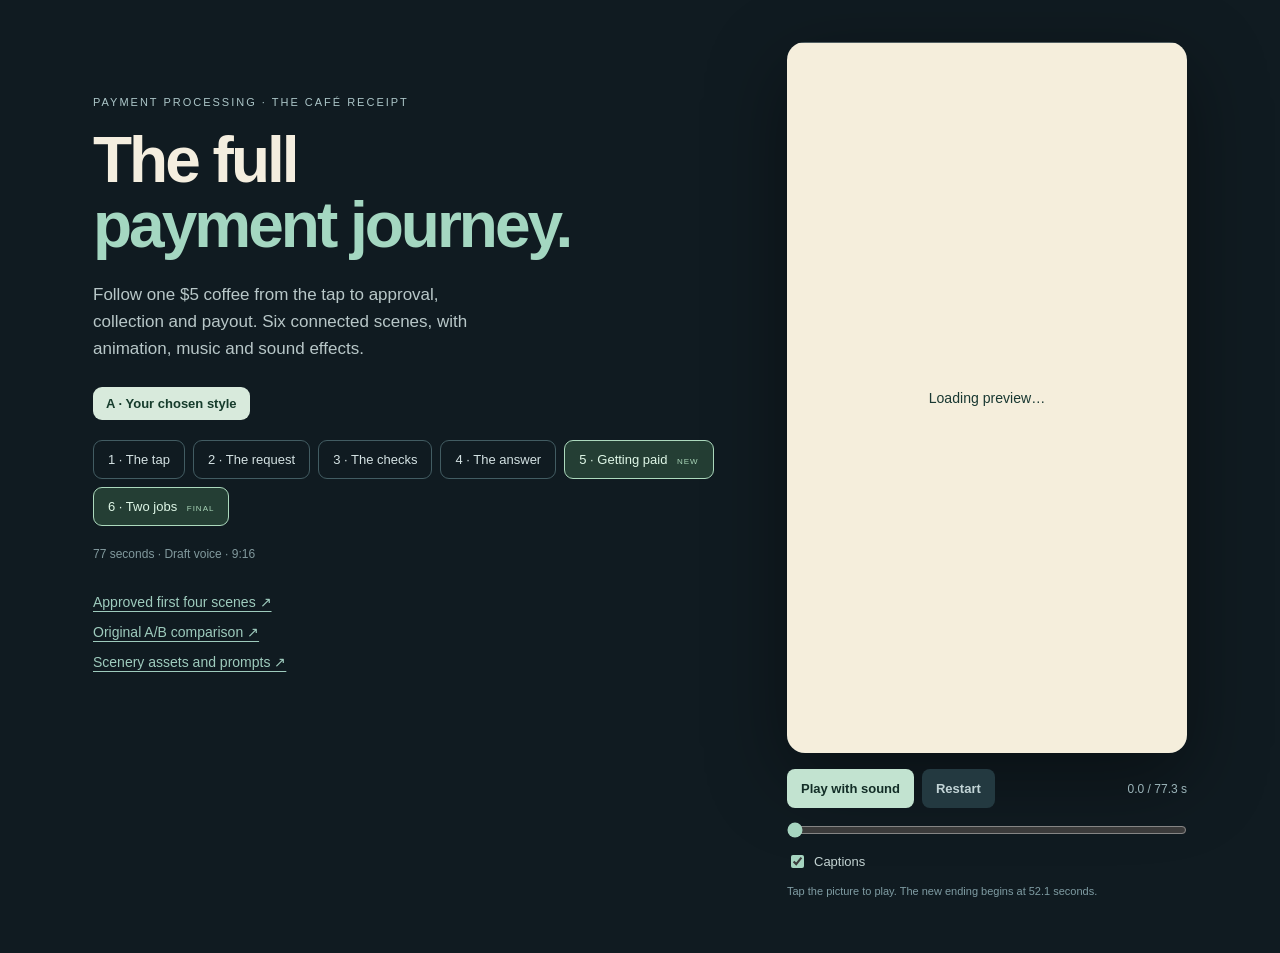
<file: index.html>
<!doctype html><html lang="en"><head><meta charset="UTF-8"/><meta name="viewport" content="width=device-width,initial-scale=1,viewport-fit=cover"/><meta name="robots" content="noindex,nofollow"/><meta name="theme-color" content="#101b21"/><title>The café receipt · The complete payment journey</title>  <script type="module" crossorigin src="./assets/index-D6cJff08.js"></script>
  <link rel="stylesheet" crossorigin href="./assets/index-D6qWs9dN.css">
</head><body><div id="root"></div></body></html>
</file>
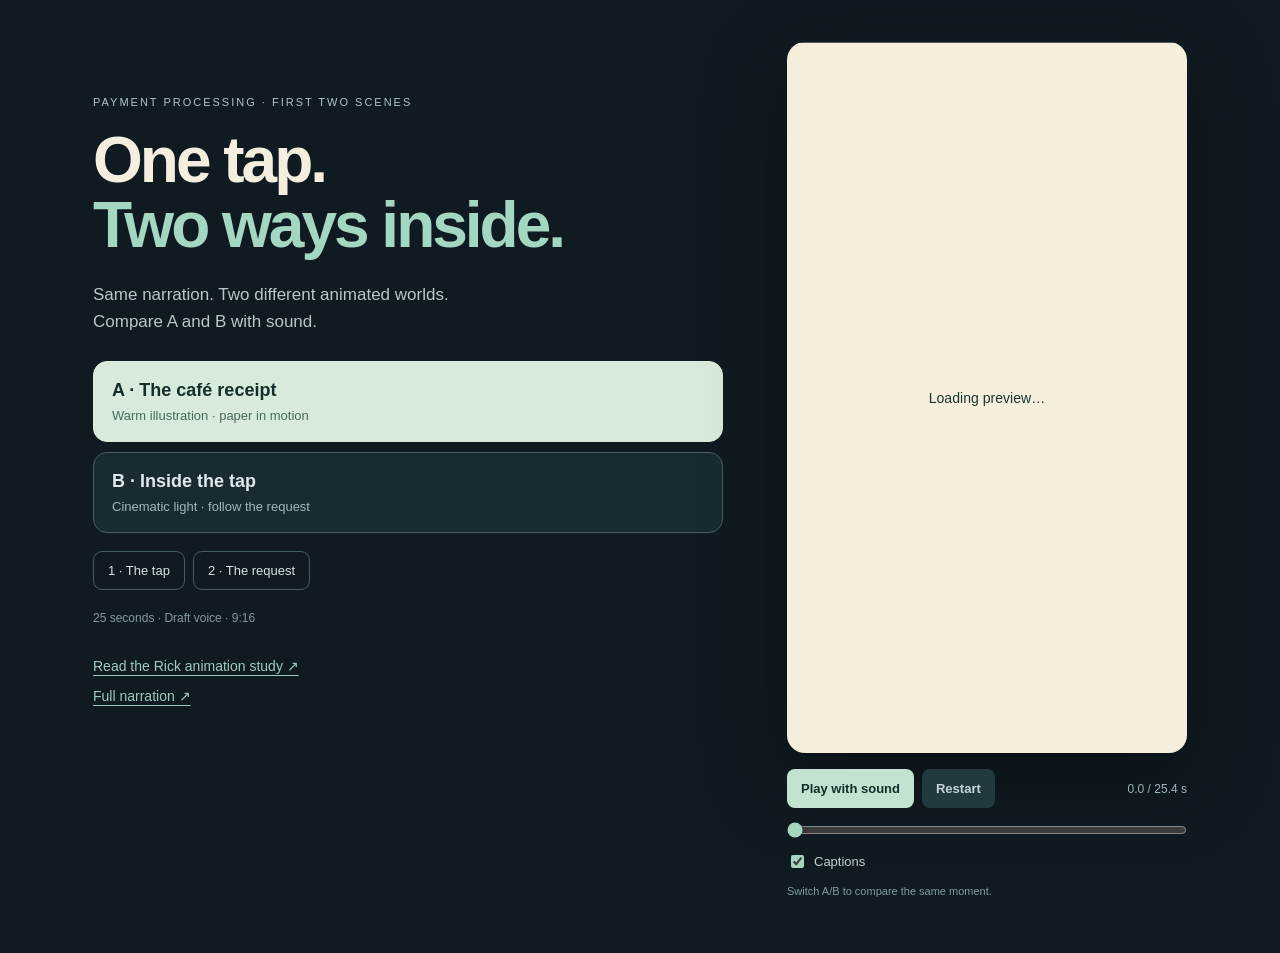
<file: comparison.html>
<!doctype html><html lang="en"><head><meta charset="UTF-8"/><meta name="viewport" content="width=device-width,initial-scale=1,viewport-fit=cover"/><meta name="robots" content="noindex,nofollow"/><meta name="theme-color" content="#101b21"/><title>One tap · A/B animation preview</title>  <script type="module" crossorigin src="./comparison-assets/index-CMgc59HO.js"></script>
  <link rel="stylesheet" crossorigin href="./comparison-assets/index-BD8HI0OO.css">
</head><body><div id="root"></div></body></html>
</file>
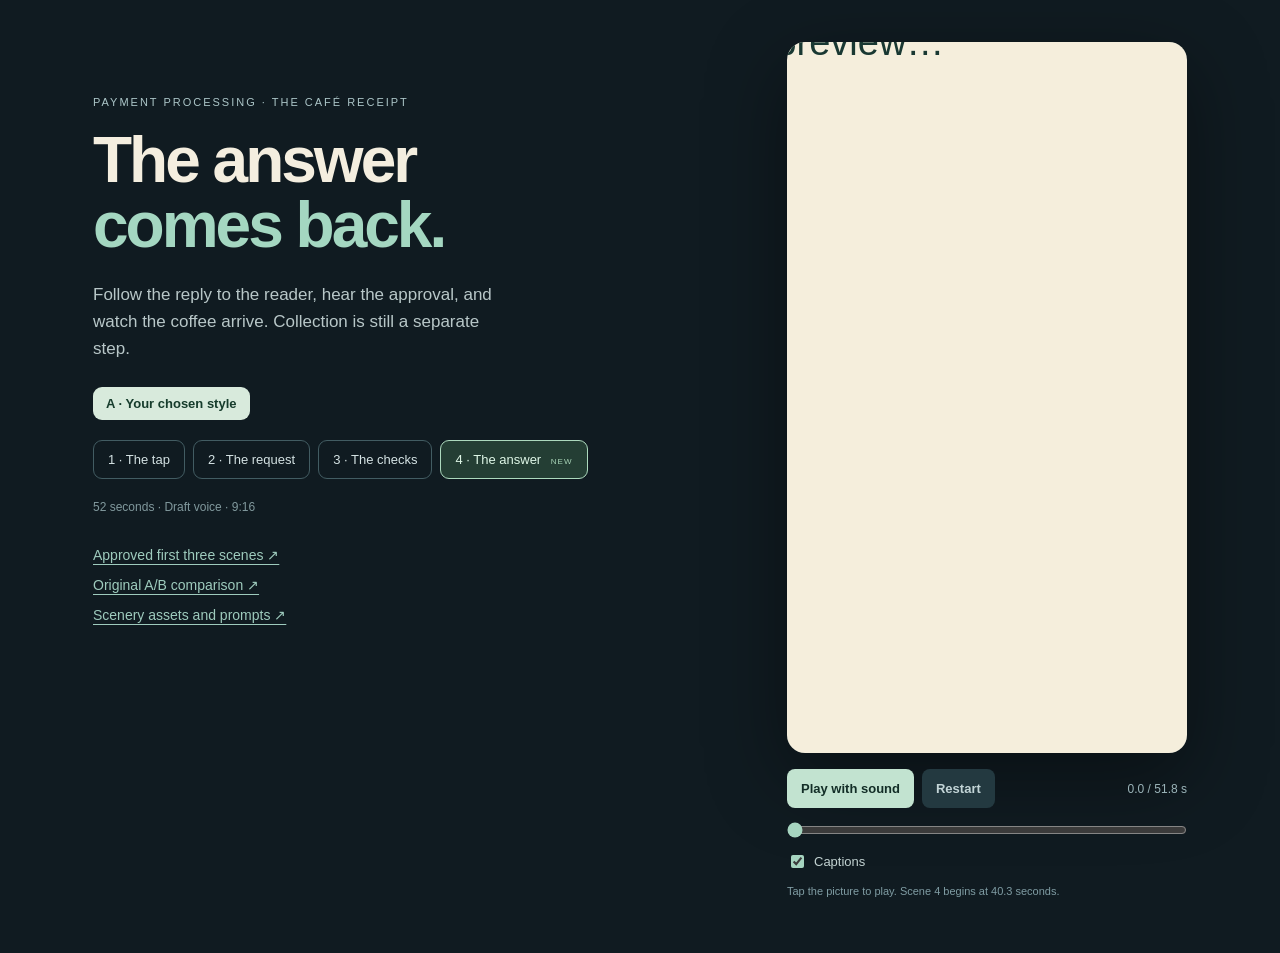
<file: four-scenes.html>
<!doctype html><html lang="en"><head><meta charset="UTF-8"/><meta name="viewport" content="width=device-width,initial-scale=1,viewport-fit=cover"/><meta name="robots" content="noindex,nofollow"/><meta name="theme-color" content="#101b21"/><title>The café receipt · The answer comes back</title>  <script type="module" crossorigin src="./four-scenes-assets/index-mQhNBi8i.js"></script>
  <link rel="stylesheet" crossorigin href="./four-scenes-assets/index-D6qWs9dN.css">
</head><body><div id="root"></div></body></html>
</file>
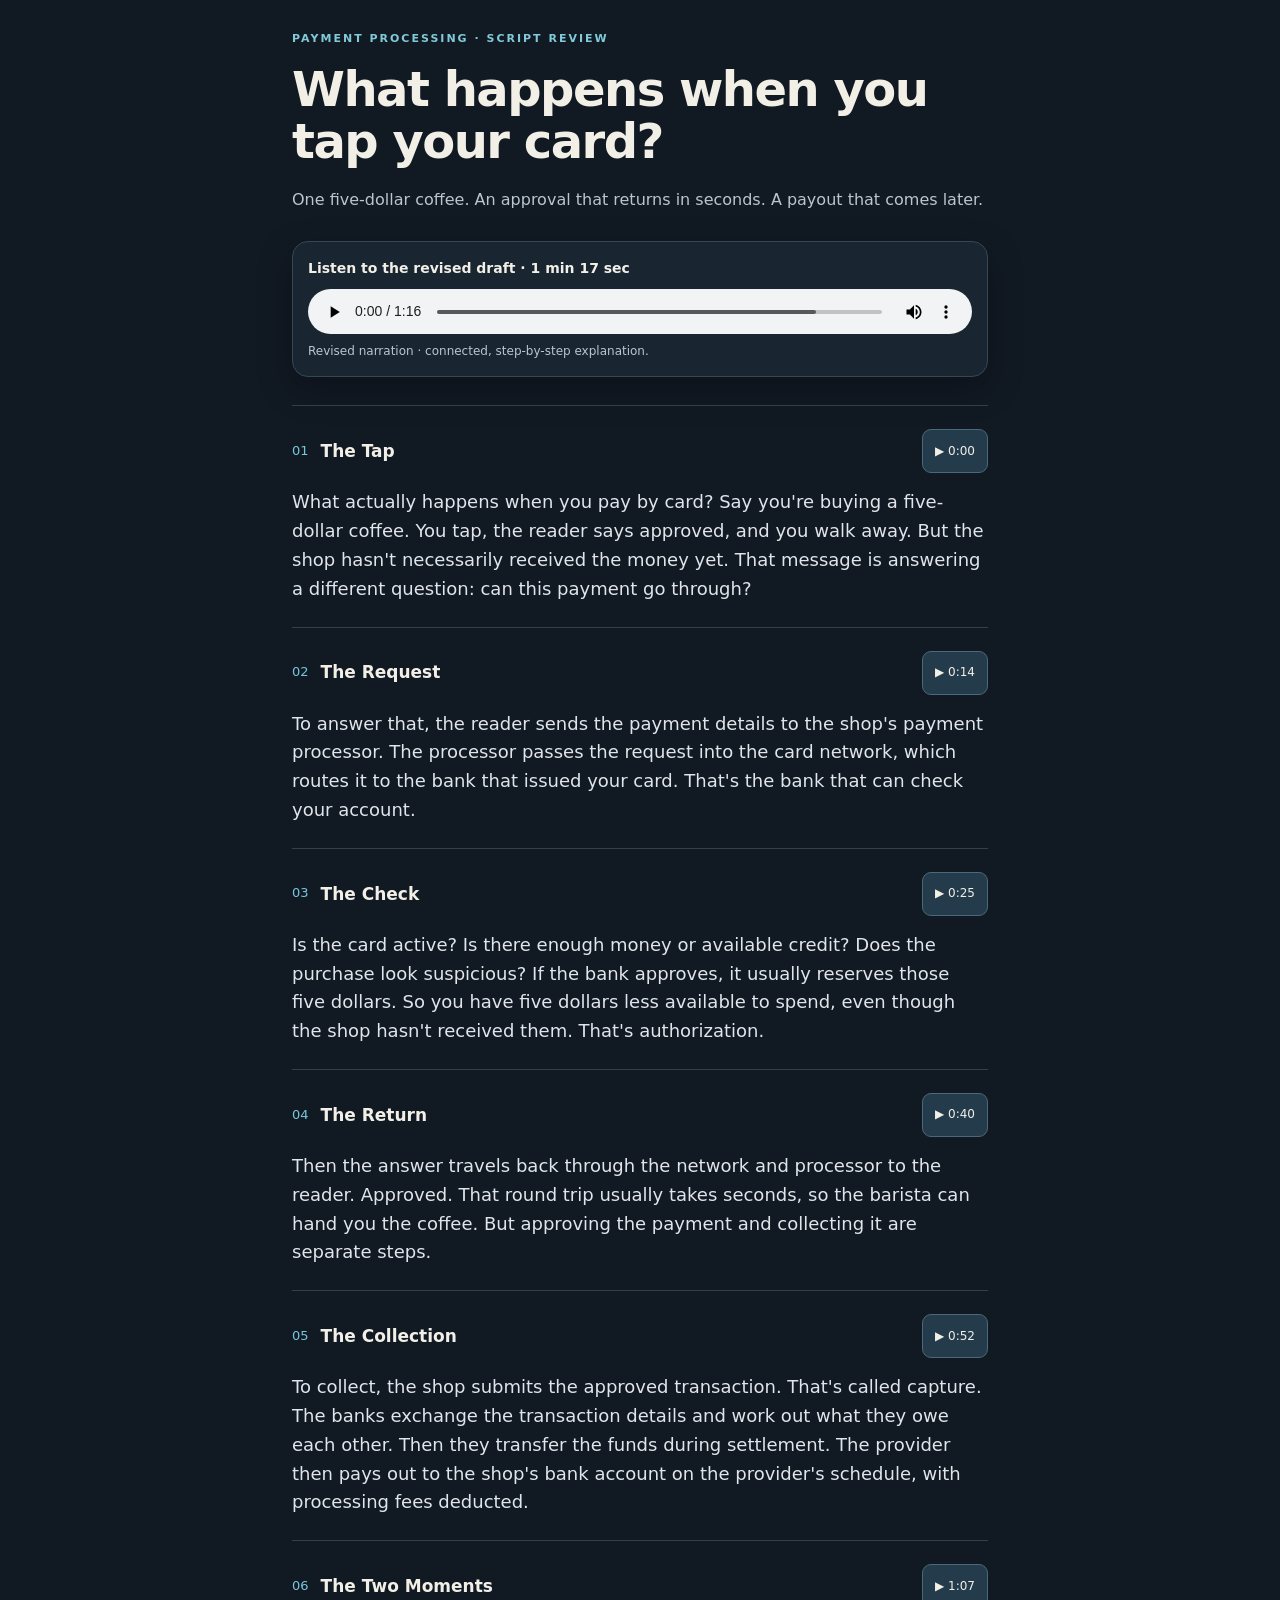
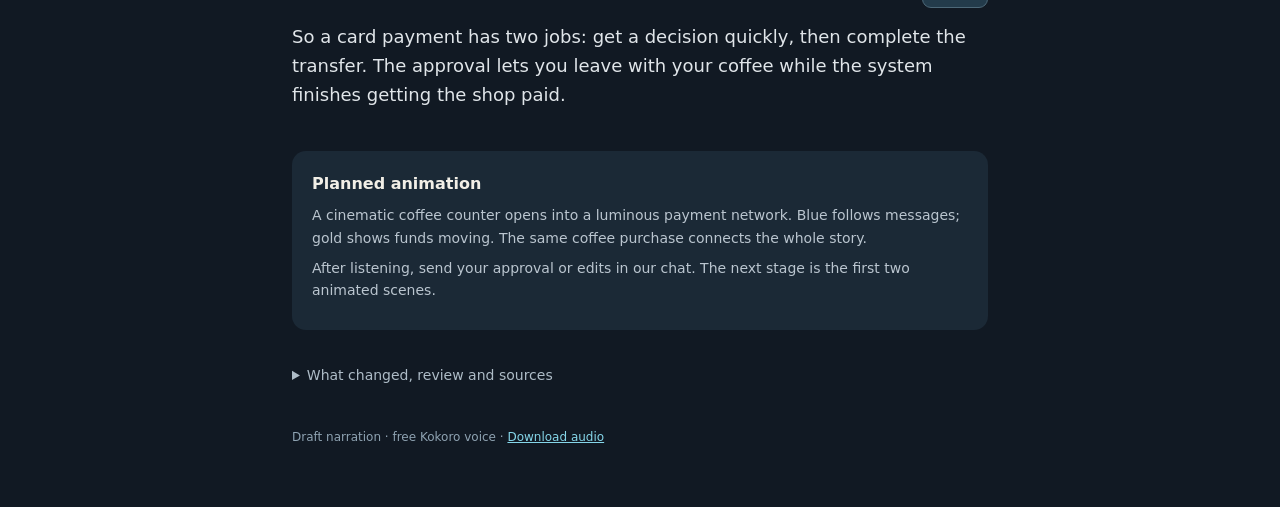
<file: narration.html>
<!doctype html>
<html lang="en"><head><meta charset="utf-8"><meta name="viewport" content="width=device-width,initial-scale=1"><meta name="robots" content="noindex,nofollow"><meta name="theme-color" content="#111923"><title>Card payments · revised narration</title>
<style>
*{box-sizing:border-box}body{margin:0;background:#111923;color:#f2efe7;font-family:system-ui,-apple-system,BlinkMacSystemFont,"Segoe UI",sans-serif;line-height:1.6}main{max-width:740px;margin:auto;padding:30px 22px 60px}.eyebrow{color:#81cbd9;font-size:11px;font-weight:700;letter-spacing:2px;text-transform:uppercase}h1{font-size:clamp(32px,8vw,48px);line-height:1.09;letter-spacing:-1.5px;margin:15px 0 20px}.intro{color:#bac5cf;font-size:16px}.player{position:sticky;top:0;background:#192632;border:1px solid #354656;border-radius:16px;padding:15px;margin:28px 0;z-index:2;box-shadow:0 12px 35px #0004}.player strong{display:block;font-size:14px;margin-bottom:10px}audio{width:100%;height:45px;display:block}.player small{color:#b9c6cf;font-size:12px;display:block;margin-top:8px}section{border-top:1px solid #31414f;padding:23px 0;scroll-margin-top:180px}.chapter{display:flex;align-items:center;gap:12px}.chapter span{color:#78c6da;font-size:13px;font-variant-numeric:tabular-nums}h2{font-size:17px;line-height:1.2;margin:0;flex:1}button{color:#f2efe7;background:#233b4b;border:1px solid #4d6878;border-radius:9px;padding:10px 12px;font:inherit;font-size:12px;min-height:44px;cursor:pointer;white-space:nowrap}button:focus-visible,a:focus-visible{outline:3px solid #f4c777;outline-offset:3px}section p{font-size:18px;margin:15px 0 0;color:#e0e5e9}a{color:#85d6e9}.footer{background:#1b2936;padding:20px;border-radius:14px;margin-top:18px}.footer p{font-size:14px;margin:8px 0;color:#bac5cf}details{margin:24px 0;color:#aebcc7;font-size:14px}summary{cursor:pointer;padding:10px 0}footer{font-size:12px;color:#8fa3b2;margin-top:32px}
</style></head><body><main>
<div class="eyebrow">Payment processing · script review</div>
<h1>What happens when you tap your card?</h1>
<p class="intro">One five-dollar coffee. An approval that returns in seconds. A payout that comes later.</p>
<div class="player"><strong>Listen to the revised draft · 1 min 17 sec</strong><audio id="narration" controls preload="metadata" src="narration-v2.mp3"></audio><small>Revised narration · connected, step-by-step explanation.</small></div>
<section id="tap"><div class="chapter"><span>01</span><h2>The Tap</h2><button type="button" data-start="0.0" aria-label="Play The Tap">▶ 0:00</button></div><p>What actually happens when you pay by card? Say you&#x27;re buying a five-dollar coffee. You tap, the reader says approved, and you walk away. But the shop hasn&#x27;t necessarily received the money yet. That message is answering a different question: can this payment go through?</p></section><section id="request"><div class="chapter"><span>02</span><h2>The Request</h2><button type="button" data-start="14.0334" aria-label="Play The Request">▶ 0:14</button></div><p>To answer that, the reader sends the payment details to the shop&#x27;s payment processor. The processor passes the request into the card network, which routes it to the bank that issued your card. That&#x27;s the bank that can check your account.</p></section><section id="check"><div class="chapter"><span>03</span><h2>The Check</h2><button type="button" data-start="25.6303" aria-label="Play The Check">▶ 0:25</button></div><p>Is the card active? Is there enough money or available credit? Does the purchase look suspicious? If the bank approves, it usually reserves those five dollars. So you have five dollars less available to spend, even though the shop hasn&#x27;t received them. That&#x27;s authorization.</p></section><section id="return"><div class="chapter"><span>04</span><h2>The Return</h2><button type="button" data-start="40.3438" aria-label="Play The Return">▶ 0:40</button></div><p>Then the answer travels back through the network and processor to the reader. Approved. That round trip usually takes seconds, so the barista can hand you the coffee. But approving the payment and collecting it are separate steps.</p></section><section id="collect"><div class="chapter"><span>05</span><h2>The Collection</h2><button type="button" data-start="52.091" aria-label="Play The Collection">▶ 0:52</button></div><p>To collect, the shop submits the approved transaction. That&#x27;s called capture. The banks exchange the transaction details and work out what they owe each other. Then they transfer the funds during settlement. The provider then pays out to the shop&#x27;s bank account on the provider&#x27;s schedule, with processing fees deducted.</p></section><section id="payoff"><div class="chapter"><span>06</span><h2>The Two Moments</h2><button type="button" data-start="67.9103" aria-label="Play The Two Moments">▶ 1:07</button></div><p>So a card payment has two jobs: get a decision quickly, then complete the transfer. The approval lets you leave with your coffee while the system finishes getting the shop paid.</p></section>
<div class="footer"><strong>Planned animation</strong><p>A cinematic coffee counter opens into a luminous payment network. Blue follows messages; gold shows funds moving. The same coffee purchase connects the whole story.</p><p>After listening, send your approval or edits in our chat. The next stage is the first two animated scenes.</p></div>
<details><summary>What changed, review and sources</summary><p>The narration now follows the requested Rick-style reasoning: a concrete situation, why each step is needed, clear cause and effect, and the practical meaning before a technical name. The wording is original.</p><p>Earlier: “It usually reserves those five dollars, reducing what you have available to spend.”</p><p>Revised: “So you have five dollars less available to spend, even though the shop hasn't received them. That's authorization.”</p><p>The independent critic marked the revision READY: “It explains the hold's practical effect before naming authorization.” One pronoun fix makes the payout destination explicit: “the shop's bank account.” No unresolved language issues.</p><p>Factual references: <a href="https://stripe.com/resources/more/credit-card-payment-authorization-and-transaction-settlement-process">Stripe: authorization and settlement</a>; <a href="https://stripe.com/resources/more/clearing-vs-settlement-in-payments">clearing and settlement</a>; <a href="https://docs.adyen.com/account/getting-paid/">Adyen: payouts</a>. Five dollars is the example purchase amount.</p></details>
<footer>Draft narration · free Kokoro voice · <a href="narration-v2.mp3" download>Download audio</a></footer>
</main><script>
const audio=document.getElementById('narration');
for(const button of document.querySelectorAll('[data-start]'))button.addEventListener('click',()=>{audio.currentTime=Number(button.dataset.start);audio.play().catch(()=>{audio.focus()})});
</script></body></html>
</file>
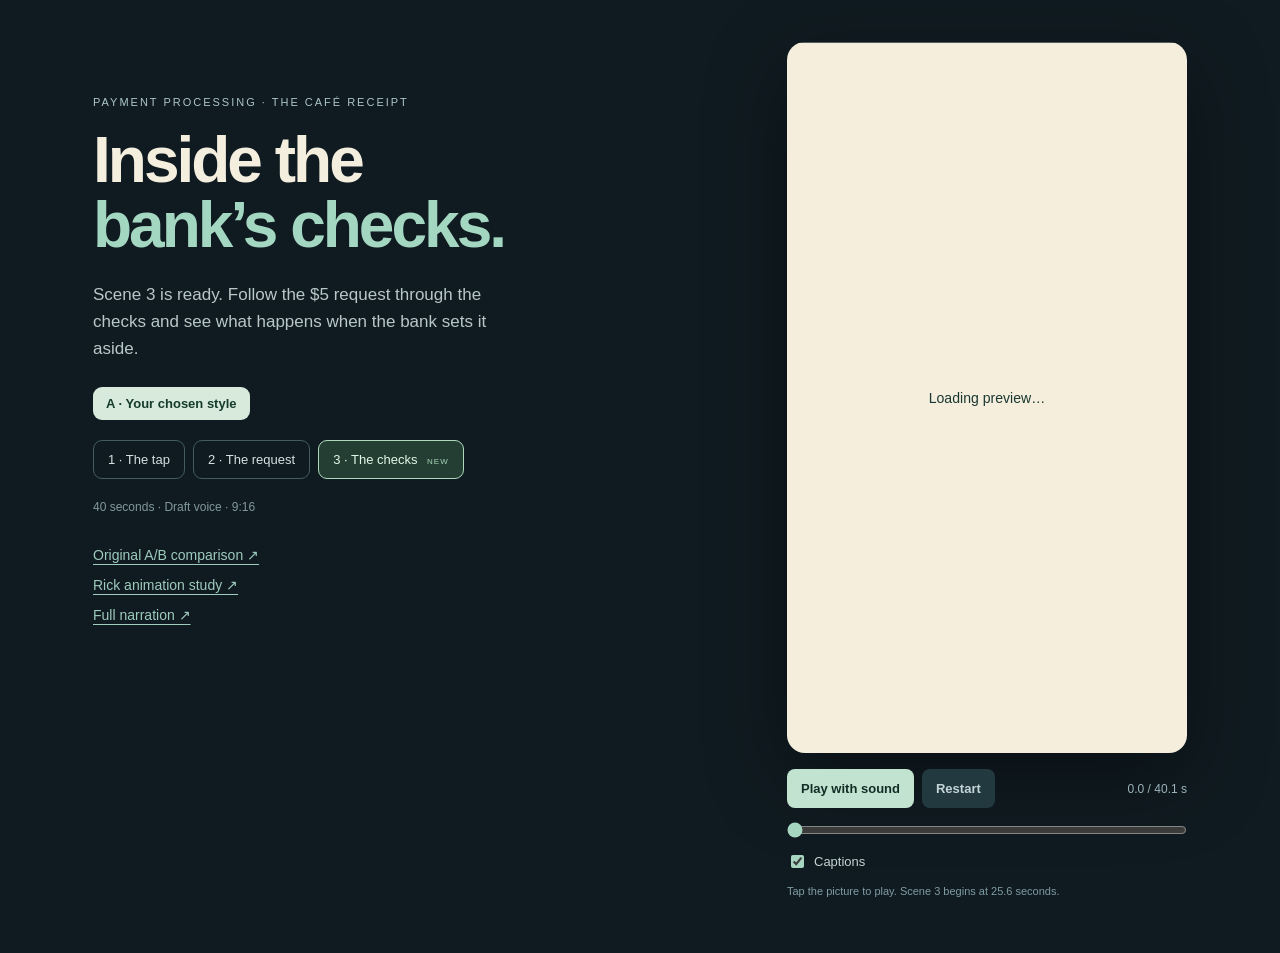
<file: scene3-original.html>
<!doctype html><html lang="en"><head><meta charset="UTF-8"/><meta name="viewport" content="width=device-width,initial-scale=1,viewport-fit=cover"/><meta name="robots" content="noindex,nofollow"/><meta name="theme-color" content="#101b21"/><title>The café receipt · Scene 3</title>  <script type="module" crossorigin src="./scene3-original-assets/index-D3Oy5o5u.js"></script>
  <link rel="stylesheet" crossorigin href="./scene3-original-assets/index-D6qWs9dN.css">
</head><body><div id="root"></div></body></html>
</file>
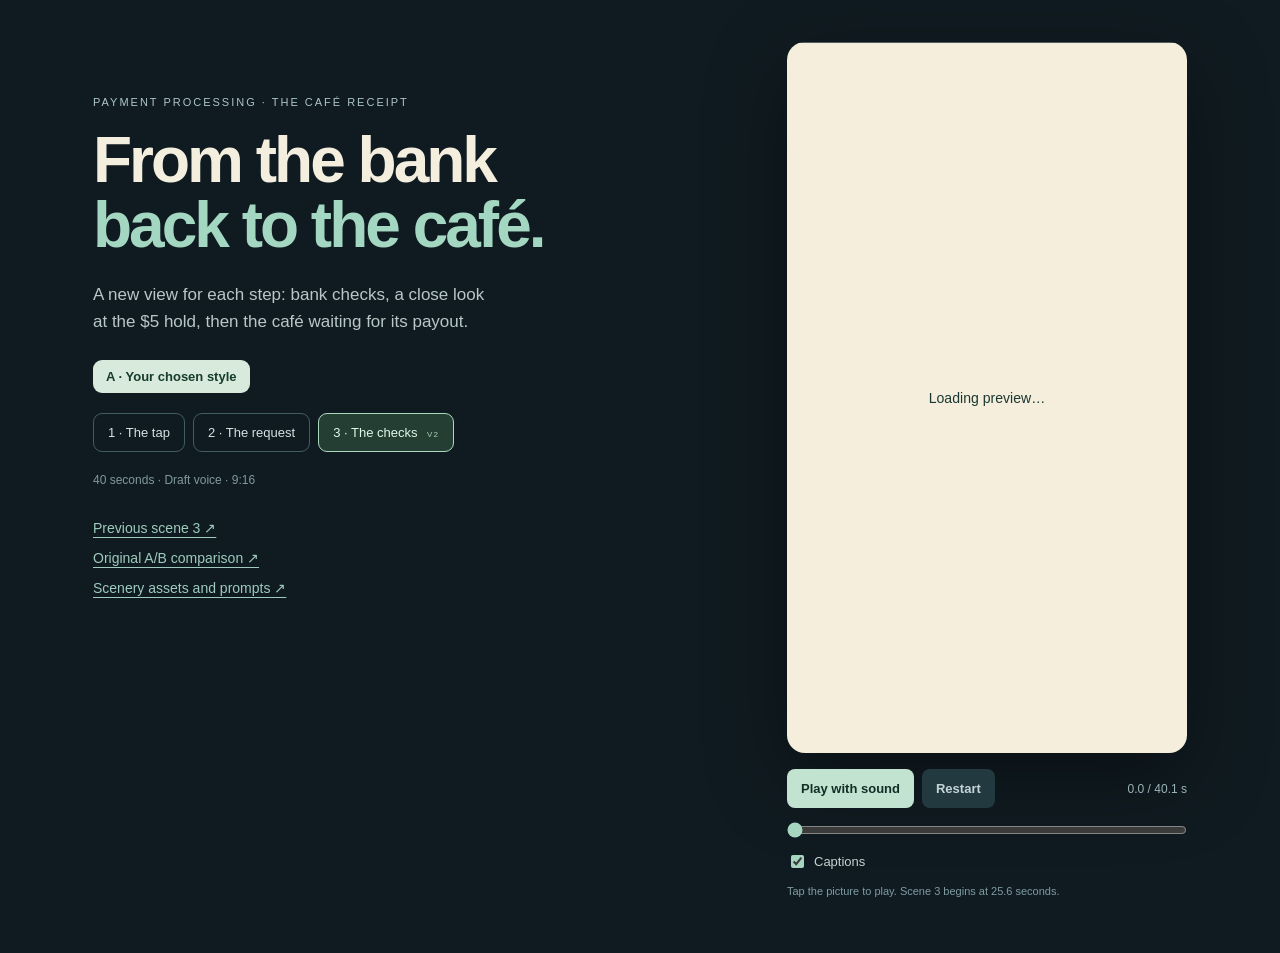
<file: scene3-scenery.html>
<!doctype html><html lang="en"><head><meta charset="UTF-8"/><meta name="viewport" content="width=device-width,initial-scale=1,viewport-fit=cover"/><meta name="robots" content="noindex,nofollow"/><meta name="theme-color" content="#101b21"/><title>The café receipt · New scenery</title>  <script type="module" crossorigin src="./scene3-scenery-assets/index-DoGTcM3H.js"></script>
  <link rel="stylesheet" crossorigin href="./scene3-scenery-assets/index-D6qWs9dN.css">
</head><body><div id="root"></div></body></html>
</file>
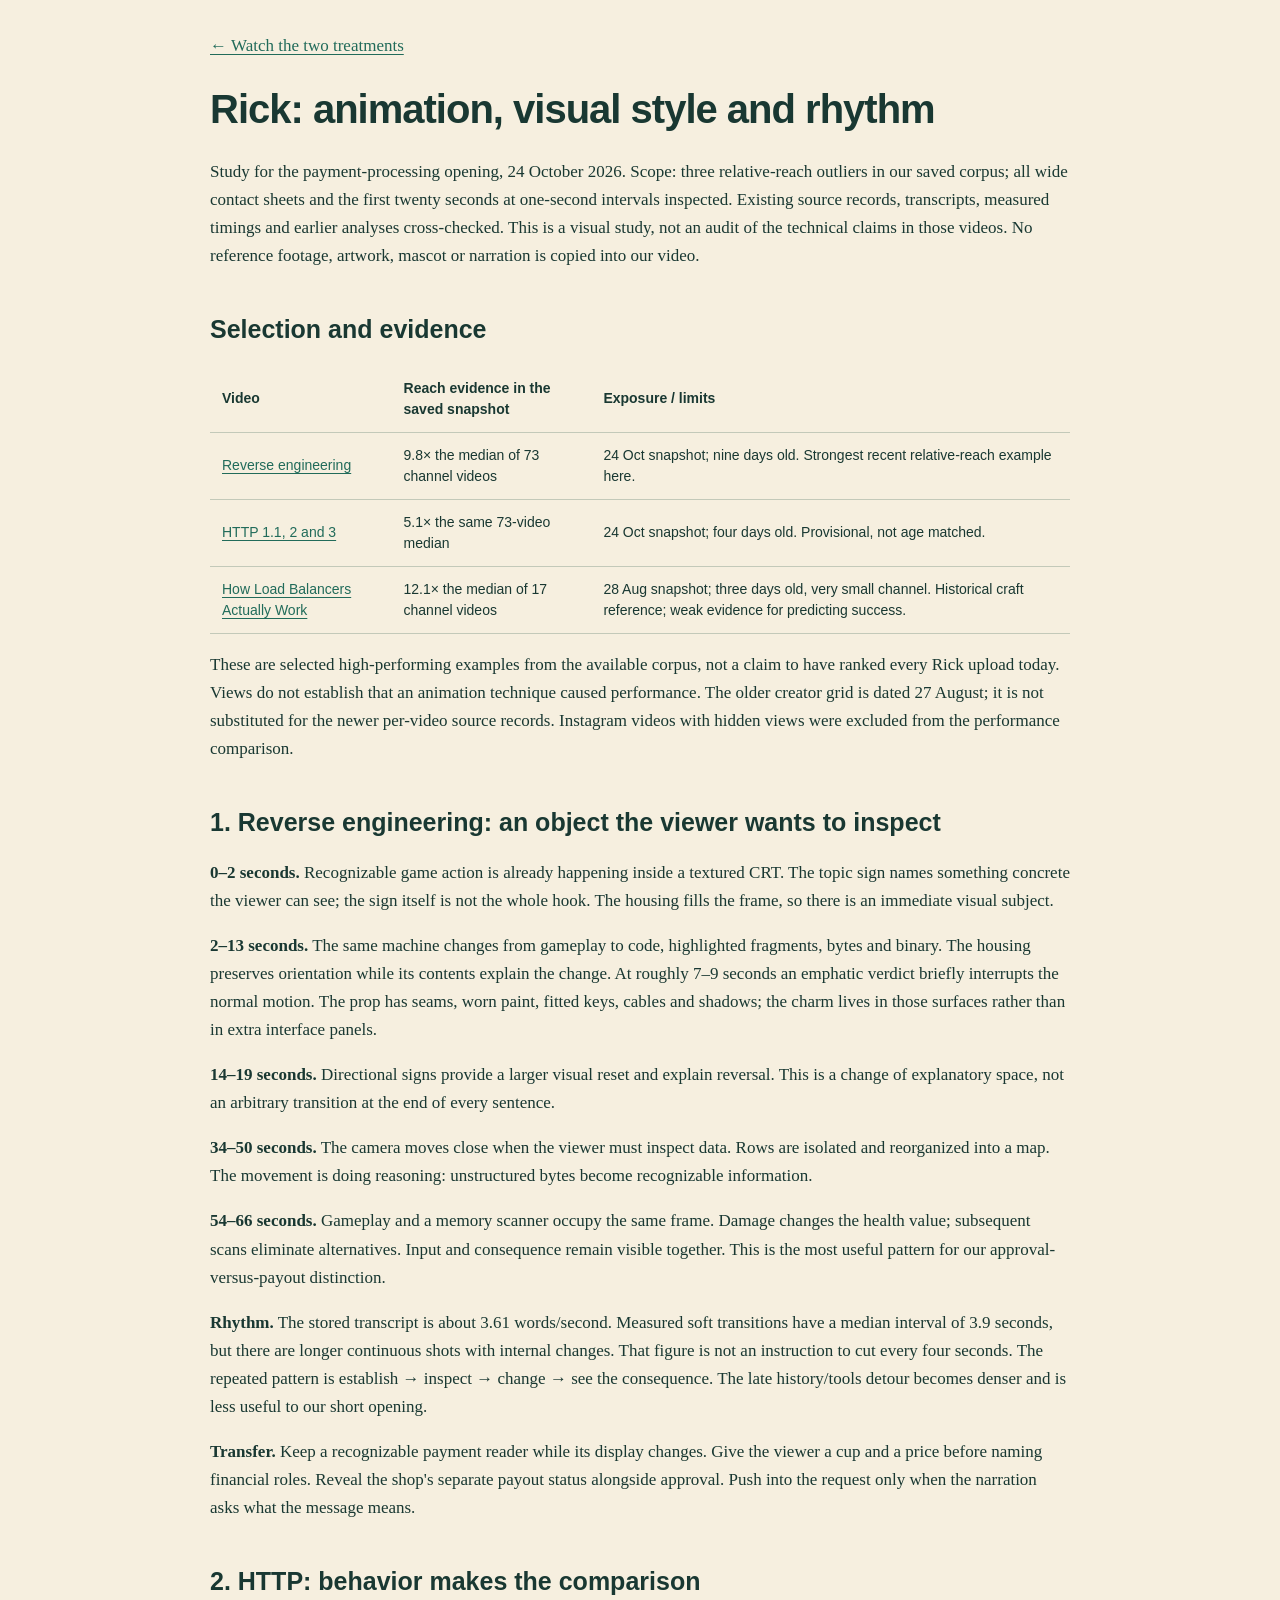
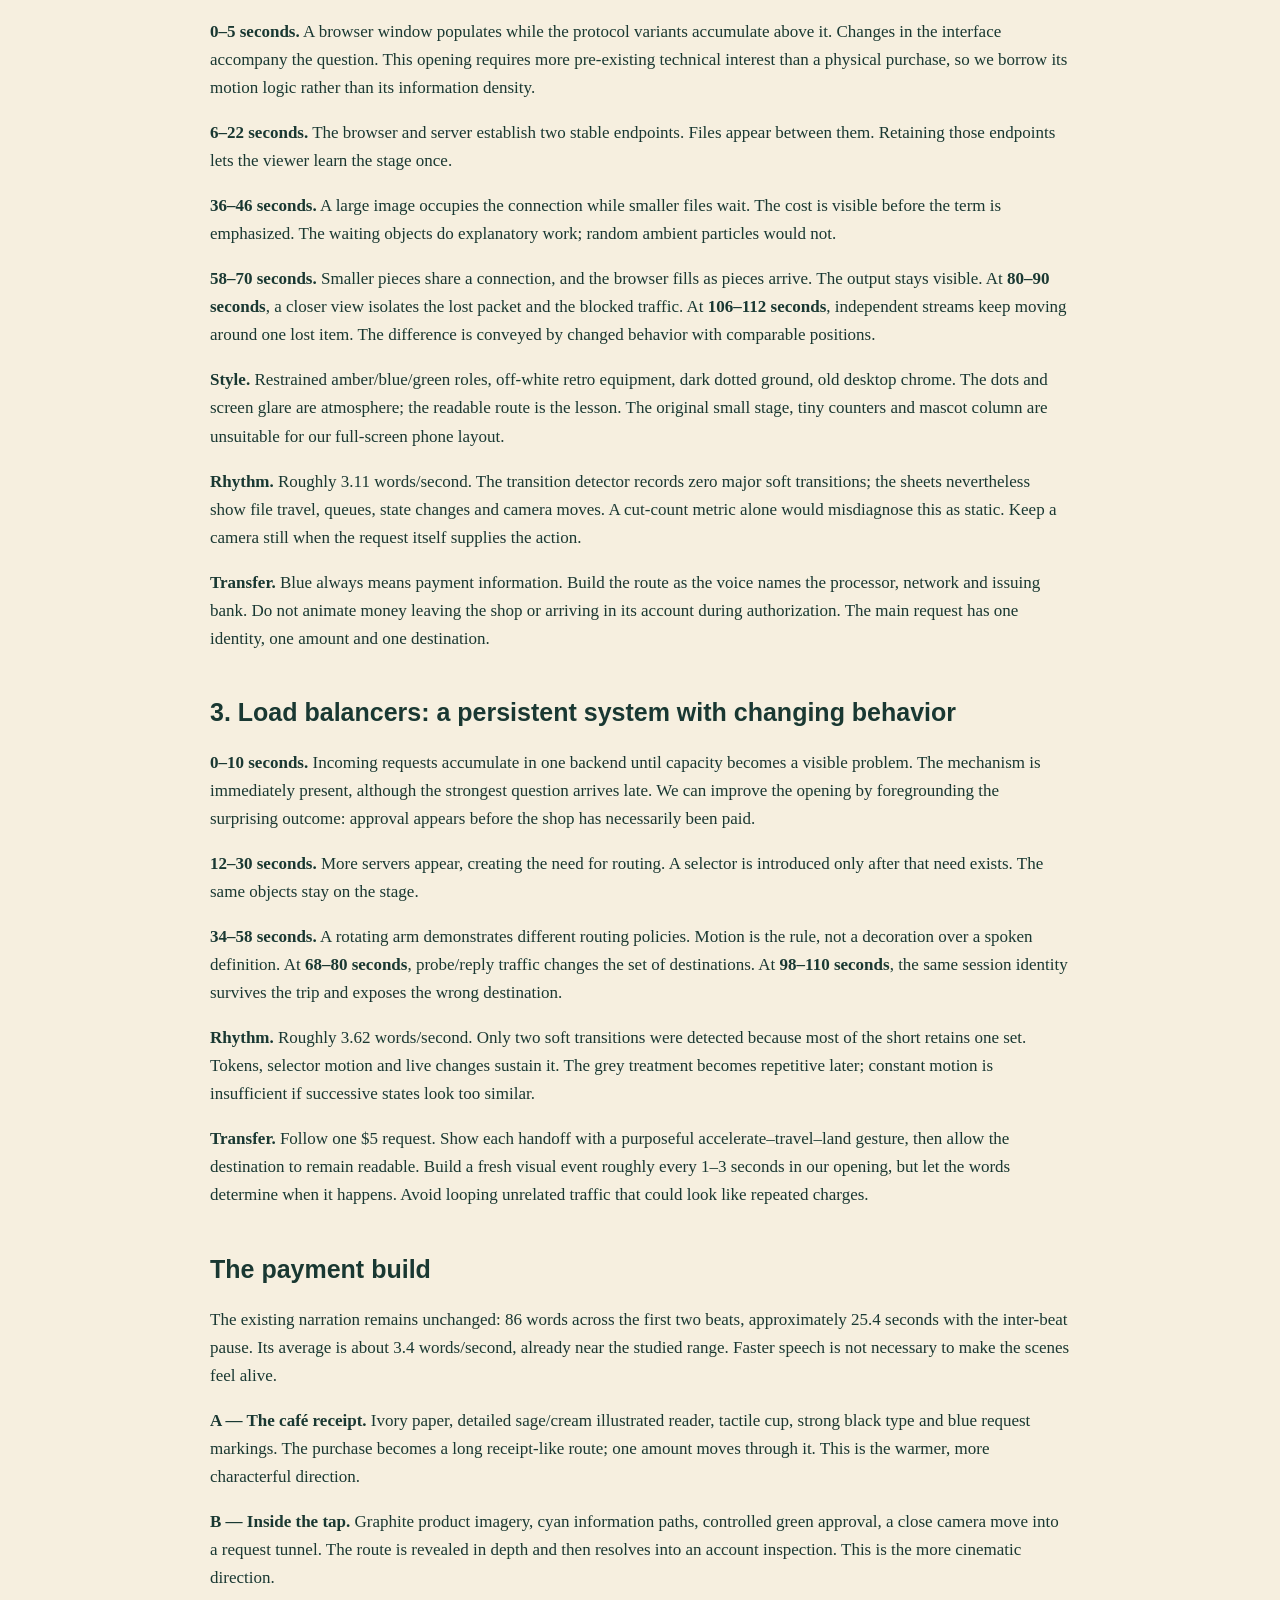
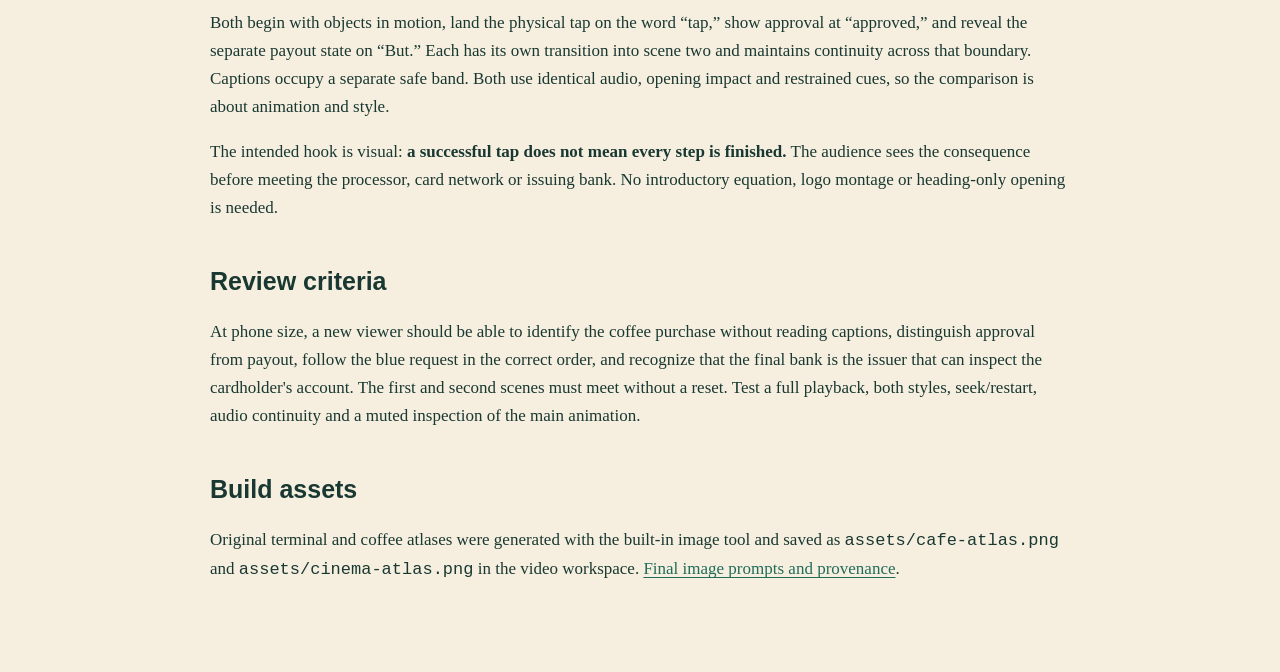
<file: study.html>
<!doctype html><html lang="en"><head><meta charset="utf-8"><meta name="viewport" content="width=device-width,initial-scale=1"><meta name="robots" content="noindex,nofollow"><title>Rick animation study · Payment processing</title><style>body{background:#f6efdf;color:#193832;font:17px/1.65 Georgia,serif;margin:0}main{max-width:860px;margin:auto;padding:32px 24px 70px}h1{font:700 40px/1.1 Arial,sans-serif;letter-spacing:-1px}h2{font:700 25px/1.25 Arial,sans-serif;margin-top:44px}a{color:#216b5a;text-underline-offset:3px}table{border-collapse:collapse;font:14px/1.5 Arial,sans-serif;width:100%}th,td{border-bottom:1px solid #c3c9b9;padding:12px;text-align:left}pre{overflow:auto;font-size:13px}p{overflow-wrap:break-word}@media(max-width:600px){body{font-size:16px}main{padding:24px 18px}h1{font-size:32px}table{font-size:12px}th,td{padding:6px}}</style></head><body><main><a href="./">← Watch the two treatments</a><h1>Rick: animation, visual style and rhythm</h1><p>Study for the payment-processing opening, 24 October 2026. Scope: three relative-reach outliers in our saved corpus; all wide contact sheets and the first twenty seconds at one-second intervals inspected. Existing source records, transcripts, measured timings and earlier analyses cross-checked. This is a visual study, not an audit of the technical claims in those videos. No reference footage, artwork, mascot or narration is copied into our video.</p><h2>Selection and evidence</h2><div class="table-wrap"><table><tr><th>Video</th><th>Reach evidence in the saved snapshot</th><th>Exposure / limits</th></tr><tr><td><a href="https://www.youtube.com/watch?v=C5DNkss-bm0">Reverse engineering</a></td><td>9.8× the median of 73 channel videos</td><td>24 Oct snapshot; nine days old. Strongest recent relative-reach example here.</td></tr><tr><td><a href="https://www.youtube.com/watch?v=oKMCmgnoRMo">HTTP 1.1, 2 and 3</a></td><td>5.1× the same 73-video median</td><td>24 Oct snapshot; four days old. Provisional, not age matched.</td></tr><tr><td><a href="https://www.youtube.com/watch?v=2I6mM0N0P_c">How Load Balancers Actually Work</a></td><td>12.1× the median of 17 channel videos</td><td>28 Aug snapshot; three days old, very small channel. Historical craft reference; weak evidence for predicting success.</td></tr></table></div><p>These are selected high-performing examples from the available corpus, not a claim to have ranked every Rick upload today. Views do not establish that an animation technique caused performance. The older creator grid is dated 27 August; it is not substituted for the newer per-video source records. Instagram videos with hidden views were excluded from the performance comparison.</p><h2>1. Reverse engineering: an object the viewer wants to inspect</h2><p><strong>0–2 seconds.</strong> Recognizable game action is already happening inside a textured CRT. The topic sign names something concrete the viewer can see; the sign itself is not the whole hook. The housing fills the frame, so there is an immediate visual subject.</p><p><strong>2–13 seconds.</strong> The same machine changes from gameplay to code, highlighted fragments, bytes and binary. The housing preserves orientation while its contents explain the change. At roughly 7–9 seconds an emphatic verdict briefly interrupts the normal motion. The prop has seams, worn paint, fitted keys, cables and shadows; the charm lives in those surfaces rather than in extra interface panels.</p><p><strong>14–19 seconds.</strong> Directional signs provide a larger visual reset and explain reversal. This is a change of explanatory space, not an arbitrary transition at the end of every sentence.</p><p><strong>34–50 seconds.</strong> The camera moves close when the viewer must inspect data. Rows are isolated and reorganized into a map. The movement is doing reasoning: unstructured bytes become recognizable information.</p><p><strong>54–66 seconds.</strong> Gameplay and a memory scanner occupy the same frame. Damage changes the health value; subsequent scans eliminate alternatives. Input and consequence remain visible together. This is the most useful pattern for our approval-versus-payout distinction.</p><p><strong>Rhythm.</strong> The stored transcript is about 3.61 words/second. Measured soft transitions have a median interval of 3.9 seconds, but there are longer continuous shots with internal changes. That figure is not an instruction to cut every four seconds. The repeated pattern is establish → inspect → change → see the consequence. The late history/tools detour becomes denser and is less useful to our short opening.</p><p><strong>Transfer.</strong> Keep a recognizable payment reader while its display changes. Give the viewer a cup and a price before naming financial roles. Reveal the shop&#x27;s separate payout status alongside approval. Push into the request only when the narration asks what the message means.</p><h2>2. HTTP: behavior makes the comparison</h2><p><strong>0–5 seconds.</strong> A browser window populates while the protocol variants accumulate above it. Changes in the interface accompany the question. This opening requires more pre-existing technical interest than a physical purchase, so we borrow its motion logic rather than its information density.</p><p><strong>6–22 seconds.</strong> The browser and server establish two stable endpoints. Files appear between them. Retaining those endpoints lets the viewer learn the stage once.</p><p><strong>36–46 seconds.</strong> A large image occupies the connection while smaller files wait. The cost is visible before the term is emphasized. The waiting objects do explanatory work; random ambient particles would not.</p><p><strong>58–70 seconds.</strong> Smaller pieces share a connection, and the browser fills as pieces arrive. The output stays visible. At <strong>80–90 seconds</strong>, a closer view isolates the lost packet and the blocked traffic. At <strong>106–112 seconds</strong>, independent streams keep moving around one lost item. The difference is conveyed by changed behavior with comparable positions.</p><p><strong>Style.</strong> Restrained amber/blue/green roles, off-white retro equipment, dark dotted ground, old desktop chrome. The dots and screen glare are atmosphere; the readable route is the lesson. The original small stage, tiny counters and mascot column are unsuitable for our full-screen phone layout.</p><p><strong>Rhythm.</strong> Roughly 3.11 words/second. The transition detector records zero major soft transitions; the sheets nevertheless show file travel, queues, state changes and camera moves. A cut-count metric alone would misdiagnose this as static. Keep a camera still when the request itself supplies the action.</p><p><strong>Transfer.</strong> Blue always means payment information. Build the route as the voice names the processor, network and issuing bank. Do not animate money leaving the shop or arriving in its account during authorization. The main request has one identity, one amount and one destination.</p><h2>3. Load balancers: a persistent system with changing behavior</h2><p><strong>0–10 seconds.</strong> Incoming requests accumulate in one backend until capacity becomes a visible problem. The mechanism is immediately present, although the strongest question arrives late. We can improve the opening by foregrounding the surprising outcome: approval appears before the shop has necessarily been paid.</p><p><strong>12–30 seconds.</strong> More servers appear, creating the need for routing. A selector is introduced only after that need exists. The same objects stay on the stage.</p><p><strong>34–58 seconds.</strong> A rotating arm demonstrates different routing policies. Motion is the rule, not a decoration over a spoken definition. At <strong>68–80 seconds</strong>, probe/reply traffic changes the set of destinations. At <strong>98–110 seconds</strong>, the same session identity survives the trip and exposes the wrong destination.</p><p><strong>Rhythm.</strong> Roughly 3.62 words/second. Only two soft transitions were detected because most of the short retains one set. Tokens, selector motion and live changes sustain it. The grey treatment becomes repetitive later; constant motion is insufficient if successive states look too similar.</p><p><strong>Transfer.</strong> Follow one $5 request. Show each handoff with a purposeful accelerate–travel–land gesture, then allow the destination to remain readable. Build a fresh visual event roughly every 1–3 seconds in our opening, but let the words determine when it happens. Avoid looping unrelated traffic that could look like repeated charges.</p><h2>The payment build</h2><p>The existing narration remains unchanged: 86 words across the first two beats, approximately 25.4 seconds with the inter-beat pause. Its average is about 3.4 words/second, already near the studied range. Faster speech is not necessary to make the scenes feel alive.</p><p><strong>A — The café receipt.</strong> Ivory paper, detailed sage/cream illustrated reader, tactile cup, strong black type and blue request markings. The purchase becomes a long receipt-like route; one amount moves through it. This is the warmer, more characterful direction.</p><p><strong>B — Inside the tap.</strong> Graphite product imagery, cyan information paths, controlled green approval, a close camera move into a request tunnel. The route is revealed in depth and then resolves into an account inspection. This is the more cinematic direction.</p><p>Both begin with objects in motion, land the physical tap on the word “tap,” show approval at “approved,” and reveal the separate payout state on “But.” Each has its own transition into scene two and maintains continuity across that boundary. Captions occupy a separate safe band. Both use identical audio, opening impact and restrained cues, so the comparison is about animation and style.</p><p>The intended hook is visual: <strong>a successful tap does not mean every step is finished.</strong> The audience sees the consequence before meeting the processor, card network or issuing bank. No introductory equation, logo montage or heading-only opening is needed.</p><h2>Review criteria</h2><p>At phone size, a new viewer should be able to identify the coffee purchase without reading captions, distinguish approval from payout, follow the blue request in the correct order, and recognize that the final bank is the issuer that can inspect the cardholder&#x27;s account. The first and second scenes must meet without a reset. Test a full playback, both styles, seek/restart, audio continuity and a muted inspection of the main animation.
</p><h2>Build assets</h2><p>Original terminal and coffee atlases were generated with the built-in image tool and saved as <code>assets/cafe-atlas.png</code> and <code>assets/cinema-atlas.png</code> in the video workspace. <a href="image-prompts.json">Final image prompts and provenance</a>.</p></main></body></html>
</file>
<file: assets/index-D6qWs9dN.css>
*{box-sizing:border-box}html{color:#f4eedf;background:#101b21;font-family:Arial,Helvetica,sans-serif}body{margin:0}button,a,input{-webkit-tap-highlight-color:transparent}button{font:inherit;cursor:pointer}main{grid-template-columns:1fr 400px;gap:64px;max-width:1150px;margin:0 auto;padding:42px 28px;display:grid}header{padding-top:54px}.eyebrow{letter-spacing:2px;color:#acc6c8;margin:0 0 20px;font-size:11px}h1{letter-spacing:-3px;margin:0 0 22px;font-size:64px;line-height:1.02}h1 span{color:#a4d7c1}.description{color:#b8c7c8;max-width:400px;font-size:17px;line-height:1.6}.versions{gap:10px;margin:26px 0 18px;display:grid}.versions button{text-align:left;color:#e0eaec;background:#192b31;border:1px solid #49605f;border-radius:14px;padding:18px}.versions b{font-size:18px;display:block}.versions span{color:#9fb9b7;margin-top:7px;font-size:13px;display:block}.versions .active{color:#162e29;background:#d8eadc;border-color:#d8eadc}.versions .active span{color:#48695c}nav{gap:8px;display:flex}nav button{color:#d4e2e3;background:0 0;border:1px solid #425c62;border-radius:9px;padding:11px 14px;font-size:13px}.note{color:#81999d;margin-top:21px;font-size:12px}.links{gap:14px;margin-top:33px;font-size:14px;display:grid}.links a{color:#9ecbbd;text-underline-offset:4px}.preview{width:100%;min-width:0}#payment-screen{aspect-ratio:9/16;background:#132833;border-radius:18px;width:100%;overflow:hidden;box-shadow:0 25px 80px #0006}.transport{align-items:center;gap:8px;margin-top:16px;display:flex}.transport button{color:#132e27;background:#c2e3d0;border:0;border-radius:8px;padding:12px 14px;font-size:13px;font-weight:700}.transport button+button{color:#c3d5d7;background:#233940}.transport span{color:#9bb4b9;font-variant-numeric:tabular-nums;margin-left:auto;font-size:12px}.timeline{accent-color:#a6d5c0;width:100%;margin:14px 0}.caption-switch{color:#c2d2d1;align-items:center;gap:7px;font-size:13px;display:flex}.caption-switch input{accent-color:#a6d5c0}.compare-note{color:#7f9ca3;margin:14px 0;font-size:11px}button:focus-visible,a:focus-visible{outline-offset:4px;outline:3px solid #80dbe1}@media (width<=760px){main{flex-direction:column;gap:15px;max-width:470px;padding:22px 18px 36px;display:flex}header{padding:0}.eyebrow{letter-spacing:1.6px;margin-bottom:11px;font-size:9px}h1{letter-spacing:-1px;margin-bottom:10px;font-size:30px}h1 br{display:none}h1 span{margin-left:5px}.description{margin:0 0 14px;font-size:13px;line-height:1.4}.versions{grid-template-columns:1fr 1fr;gap:8px;margin:0 0 10px}.versions button{border-radius:10px;padding:12px 10px}.versions b{font-size:13px;line-height:1.25}.versions span{margin-top:4px;font-size:10px;line-height:1.4}nav button{padding:8px 12px;font-size:11px}.note{margin:10px 0 0;font-size:10px}.links{flex-wrap:wrap;gap:16px;margin:12px 0 0;font-size:11px;display:flex}#payment-screen{border-radius:12px}.transport span{font-size:11px}.transport button{padding:11px 12px;font-size:12px}}.selected-style{color:#163c2c;background:#d8eadc;border-radius:9px;margin:8px 0 20px;padding:9px 13px;font-size:13px;font-weight:700;display:inline-block}nav{flex-wrap:wrap}nav .new-scene{color:#dff7e7;background:#243e34;border-color:#acd9bd}nav .new-scene span{letter-spacing:1px;color:#a8d4b7;margin-left:6px;font-size:8px}@media (width<=760px){.selected-style{margin:0 0 12px;padding:7px 10px;font-size:11px}nav{gap:6px}nav button{padding:8px 10px}nav .new-scene span{margin-left:3px;font-size:7px}}
</file>
<file: comparison-assets/index-BD8HI0OO.css>
*{box-sizing:border-box}html{color:#f4eedf;background:#101b21;font-family:Arial,Helvetica,sans-serif}body{margin:0}button,a,input{-webkit-tap-highlight-color:transparent}button{font:inherit;cursor:pointer}main{grid-template-columns:1fr 400px;gap:64px;max-width:1150px;margin:0 auto;padding:42px 28px;display:grid}header{padding-top:54px}.eyebrow{letter-spacing:2px;color:#acc6c8;margin:0 0 20px;font-size:11px}h1{letter-spacing:-3px;margin:0 0 22px;font-size:64px;line-height:1.02}h1 span{color:#a4d7c1}.description{color:#b8c7c8;max-width:400px;font-size:17px;line-height:1.6}.versions{gap:10px;margin:26px 0 18px;display:grid}.versions button{text-align:left;color:#e0eaec;background:#192b31;border:1px solid #49605f;border-radius:14px;padding:18px}.versions b{font-size:18px;display:block}.versions span{color:#9fb9b7;margin-top:7px;font-size:13px;display:block}.versions .active{color:#162e29;background:#d8eadc;border-color:#d8eadc}.versions .active span{color:#48695c}nav{gap:8px;display:flex}nav button{color:#d4e2e3;background:0 0;border:1px solid #425c62;border-radius:9px;padding:11px 14px;font-size:13px}.note{color:#81999d;margin-top:21px;font-size:12px}.links{gap:14px;margin-top:33px;font-size:14px;display:grid}.links a{color:#9ecbbd;text-underline-offset:4px}.preview{width:100%;min-width:0}#payment-screen{aspect-ratio:9/16;background:#132833;border-radius:18px;width:100%;overflow:hidden;box-shadow:0 25px 80px #0006}.transport{align-items:center;gap:8px;margin-top:16px;display:flex}.transport button{color:#132e27;background:#c2e3d0;border:0;border-radius:8px;padding:12px 14px;font-size:13px;font-weight:700}.transport button+button{color:#c3d5d7;background:#233940}.transport span{color:#9bb4b9;font-variant-numeric:tabular-nums;margin-left:auto;font-size:12px}.timeline{accent-color:#a6d5c0;width:100%;margin:14px 0}.caption-switch{color:#c2d2d1;align-items:center;gap:7px;font-size:13px;display:flex}.caption-switch input{accent-color:#a6d5c0}.compare-note{color:#7f9ca3;margin:14px 0;font-size:11px}button:focus-visible,a:focus-visible{outline-offset:4px;outline:3px solid #80dbe1}@media (width<=760px){main{flex-direction:column;gap:15px;max-width:470px;padding:22px 18px 36px;display:flex}header{padding:0}.eyebrow{letter-spacing:1.6px;margin-bottom:11px;font-size:9px}h1{letter-spacing:-1px;margin-bottom:10px;font-size:30px}h1 br{display:none}h1 span{margin-left:5px}.description{margin:0 0 14px;font-size:13px;line-height:1.4}.versions{grid-template-columns:1fr 1fr;gap:8px;margin:0 0 10px}.versions button{border-radius:10px;padding:12px 10px}.versions b{font-size:13px;line-height:1.25}.versions span{margin-top:4px;font-size:10px;line-height:1.4}nav button{padding:8px 12px;font-size:11px}.note{margin:10px 0 0;font-size:10px}.links{flex-wrap:wrap;gap:16px;margin:12px 0 0;font-size:11px;display:flex}#payment-screen{border-radius:12px}.transport span{font-size:11px}.transport button{padding:11px 12px;font-size:12px}}
</file>
<file: four-scenes-assets/index-D6qWs9dN.css>
*{box-sizing:border-box}html{color:#f4eedf;background:#101b21;font-family:Arial,Helvetica,sans-serif}body{margin:0}button,a,input{-webkit-tap-highlight-color:transparent}button{font:inherit;cursor:pointer}main{grid-template-columns:1fr 400px;gap:64px;max-width:1150px;margin:0 auto;padding:42px 28px;display:grid}header{padding-top:54px}.eyebrow{letter-spacing:2px;color:#acc6c8;margin:0 0 20px;font-size:11px}h1{letter-spacing:-3px;margin:0 0 22px;font-size:64px;line-height:1.02}h1 span{color:#a4d7c1}.description{color:#b8c7c8;max-width:400px;font-size:17px;line-height:1.6}.versions{gap:10px;margin:26px 0 18px;display:grid}.versions button{text-align:left;color:#e0eaec;background:#192b31;border:1px solid #49605f;border-radius:14px;padding:18px}.versions b{font-size:18px;display:block}.versions span{color:#9fb9b7;margin-top:7px;font-size:13px;display:block}.versions .active{color:#162e29;background:#d8eadc;border-color:#d8eadc}.versions .active span{color:#48695c}nav{gap:8px;display:flex}nav button{color:#d4e2e3;background:0 0;border:1px solid #425c62;border-radius:9px;padding:11px 14px;font-size:13px}.note{color:#81999d;margin-top:21px;font-size:12px}.links{gap:14px;margin-top:33px;font-size:14px;display:grid}.links a{color:#9ecbbd;text-underline-offset:4px}.preview{width:100%;min-width:0}#payment-screen{aspect-ratio:9/16;background:#132833;border-radius:18px;width:100%;overflow:hidden;box-shadow:0 25px 80px #0006}.transport{align-items:center;gap:8px;margin-top:16px;display:flex}.transport button{color:#132e27;background:#c2e3d0;border:0;border-radius:8px;padding:12px 14px;font-size:13px;font-weight:700}.transport button+button{color:#c3d5d7;background:#233940}.transport span{color:#9bb4b9;font-variant-numeric:tabular-nums;margin-left:auto;font-size:12px}.timeline{accent-color:#a6d5c0;width:100%;margin:14px 0}.caption-switch{color:#c2d2d1;align-items:center;gap:7px;font-size:13px;display:flex}.caption-switch input{accent-color:#a6d5c0}.compare-note{color:#7f9ca3;margin:14px 0;font-size:11px}button:focus-visible,a:focus-visible{outline-offset:4px;outline:3px solid #80dbe1}@media (width<=760px){main{flex-direction:column;gap:15px;max-width:470px;padding:22px 18px 36px;display:flex}header{padding:0}.eyebrow{letter-spacing:1.6px;margin-bottom:11px;font-size:9px}h1{letter-spacing:-1px;margin-bottom:10px;font-size:30px}h1 br{display:none}h1 span{margin-left:5px}.description{margin:0 0 14px;font-size:13px;line-height:1.4}.versions{grid-template-columns:1fr 1fr;gap:8px;margin:0 0 10px}.versions button{border-radius:10px;padding:12px 10px}.versions b{font-size:13px;line-height:1.25}.versions span{margin-top:4px;font-size:10px;line-height:1.4}nav button{padding:8px 12px;font-size:11px}.note{margin:10px 0 0;font-size:10px}.links{flex-wrap:wrap;gap:16px;margin:12px 0 0;font-size:11px;display:flex}#payment-screen{border-radius:12px}.transport span{font-size:11px}.transport button{padding:11px 12px;font-size:12px}}.selected-style{color:#163c2c;background:#d8eadc;border-radius:9px;margin:8px 0 20px;padding:9px 13px;font-size:13px;font-weight:700;display:inline-block}nav{flex-wrap:wrap}nav .new-scene{color:#dff7e7;background:#243e34;border-color:#acd9bd}nav .new-scene span{letter-spacing:1px;color:#a8d4b7;margin-left:6px;font-size:8px}@media (width<=760px){.selected-style{margin:0 0 12px;padding:7px 10px;font-size:11px}nav{gap:6px}nav button{padding:8px 10px}nav .new-scene span{margin-left:3px;font-size:7px}}
</file>
<file: scene3-original-assets/index-D6qWs9dN.css>
*{box-sizing:border-box}html{color:#f4eedf;background:#101b21;font-family:Arial,Helvetica,sans-serif}body{margin:0}button,a,input{-webkit-tap-highlight-color:transparent}button{font:inherit;cursor:pointer}main{grid-template-columns:1fr 400px;gap:64px;max-width:1150px;margin:0 auto;padding:42px 28px;display:grid}header{padding-top:54px}.eyebrow{letter-spacing:2px;color:#acc6c8;margin:0 0 20px;font-size:11px}h1{letter-spacing:-3px;margin:0 0 22px;font-size:64px;line-height:1.02}h1 span{color:#a4d7c1}.description{color:#b8c7c8;max-width:400px;font-size:17px;line-height:1.6}.versions{gap:10px;margin:26px 0 18px;display:grid}.versions button{text-align:left;color:#e0eaec;background:#192b31;border:1px solid #49605f;border-radius:14px;padding:18px}.versions b{font-size:18px;display:block}.versions span{color:#9fb9b7;margin-top:7px;font-size:13px;display:block}.versions .active{color:#162e29;background:#d8eadc;border-color:#d8eadc}.versions .active span{color:#48695c}nav{gap:8px;display:flex}nav button{color:#d4e2e3;background:0 0;border:1px solid #425c62;border-radius:9px;padding:11px 14px;font-size:13px}.note{color:#81999d;margin-top:21px;font-size:12px}.links{gap:14px;margin-top:33px;font-size:14px;display:grid}.links a{color:#9ecbbd;text-underline-offset:4px}.preview{width:100%;min-width:0}#payment-screen{aspect-ratio:9/16;background:#132833;border-radius:18px;width:100%;overflow:hidden;box-shadow:0 25px 80px #0006}.transport{align-items:center;gap:8px;margin-top:16px;display:flex}.transport button{color:#132e27;background:#c2e3d0;border:0;border-radius:8px;padding:12px 14px;font-size:13px;font-weight:700}.transport button+button{color:#c3d5d7;background:#233940}.transport span{color:#9bb4b9;font-variant-numeric:tabular-nums;margin-left:auto;font-size:12px}.timeline{accent-color:#a6d5c0;width:100%;margin:14px 0}.caption-switch{color:#c2d2d1;align-items:center;gap:7px;font-size:13px;display:flex}.caption-switch input{accent-color:#a6d5c0}.compare-note{color:#7f9ca3;margin:14px 0;font-size:11px}button:focus-visible,a:focus-visible{outline-offset:4px;outline:3px solid #80dbe1}@media (width<=760px){main{flex-direction:column;gap:15px;max-width:470px;padding:22px 18px 36px;display:flex}header{padding:0}.eyebrow{letter-spacing:1.6px;margin-bottom:11px;font-size:9px}h1{letter-spacing:-1px;margin-bottom:10px;font-size:30px}h1 br{display:none}h1 span{margin-left:5px}.description{margin:0 0 14px;font-size:13px;line-height:1.4}.versions{grid-template-columns:1fr 1fr;gap:8px;margin:0 0 10px}.versions button{border-radius:10px;padding:12px 10px}.versions b{font-size:13px;line-height:1.25}.versions span{margin-top:4px;font-size:10px;line-height:1.4}nav button{padding:8px 12px;font-size:11px}.note{margin:10px 0 0;font-size:10px}.links{flex-wrap:wrap;gap:16px;margin:12px 0 0;font-size:11px;display:flex}#payment-screen{border-radius:12px}.transport span{font-size:11px}.transport button{padding:11px 12px;font-size:12px}}.selected-style{color:#163c2c;background:#d8eadc;border-radius:9px;margin:8px 0 20px;padding:9px 13px;font-size:13px;font-weight:700;display:inline-block}nav{flex-wrap:wrap}nav .new-scene{color:#dff7e7;background:#243e34;border-color:#acd9bd}nav .new-scene span{letter-spacing:1px;color:#a8d4b7;margin-left:6px;font-size:8px}@media (width<=760px){.selected-style{margin:0 0 12px;padding:7px 10px;font-size:11px}nav{gap:6px}nav button{padding:8px 10px}nav .new-scene span{margin-left:3px;font-size:7px}}
</file>
<file: scene3-scenery-assets/index-D6qWs9dN.css>
*{box-sizing:border-box}html{color:#f4eedf;background:#101b21;font-family:Arial,Helvetica,sans-serif}body{margin:0}button,a,input{-webkit-tap-highlight-color:transparent}button{font:inherit;cursor:pointer}main{grid-template-columns:1fr 400px;gap:64px;max-width:1150px;margin:0 auto;padding:42px 28px;display:grid}header{padding-top:54px}.eyebrow{letter-spacing:2px;color:#acc6c8;margin:0 0 20px;font-size:11px}h1{letter-spacing:-3px;margin:0 0 22px;font-size:64px;line-height:1.02}h1 span{color:#a4d7c1}.description{color:#b8c7c8;max-width:400px;font-size:17px;line-height:1.6}.versions{gap:10px;margin:26px 0 18px;display:grid}.versions button{text-align:left;color:#e0eaec;background:#192b31;border:1px solid #49605f;border-radius:14px;padding:18px}.versions b{font-size:18px;display:block}.versions span{color:#9fb9b7;margin-top:7px;font-size:13px;display:block}.versions .active{color:#162e29;background:#d8eadc;border-color:#d8eadc}.versions .active span{color:#48695c}nav{gap:8px;display:flex}nav button{color:#d4e2e3;background:0 0;border:1px solid #425c62;border-radius:9px;padding:11px 14px;font-size:13px}.note{color:#81999d;margin-top:21px;font-size:12px}.links{gap:14px;margin-top:33px;font-size:14px;display:grid}.links a{color:#9ecbbd;text-underline-offset:4px}.preview{width:100%;min-width:0}#payment-screen{aspect-ratio:9/16;background:#132833;border-radius:18px;width:100%;overflow:hidden;box-shadow:0 25px 80px #0006}.transport{align-items:center;gap:8px;margin-top:16px;display:flex}.transport button{color:#132e27;background:#c2e3d0;border:0;border-radius:8px;padding:12px 14px;font-size:13px;font-weight:700}.transport button+button{color:#c3d5d7;background:#233940}.transport span{color:#9bb4b9;font-variant-numeric:tabular-nums;margin-left:auto;font-size:12px}.timeline{accent-color:#a6d5c0;width:100%;margin:14px 0}.caption-switch{color:#c2d2d1;align-items:center;gap:7px;font-size:13px;display:flex}.caption-switch input{accent-color:#a6d5c0}.compare-note{color:#7f9ca3;margin:14px 0;font-size:11px}button:focus-visible,a:focus-visible{outline-offset:4px;outline:3px solid #80dbe1}@media (width<=760px){main{flex-direction:column;gap:15px;max-width:470px;padding:22px 18px 36px;display:flex}header{padding:0}.eyebrow{letter-spacing:1.6px;margin-bottom:11px;font-size:9px}h1{letter-spacing:-1px;margin-bottom:10px;font-size:30px}h1 br{display:none}h1 span{margin-left:5px}.description{margin:0 0 14px;font-size:13px;line-height:1.4}.versions{grid-template-columns:1fr 1fr;gap:8px;margin:0 0 10px}.versions button{border-radius:10px;padding:12px 10px}.versions b{font-size:13px;line-height:1.25}.versions span{margin-top:4px;font-size:10px;line-height:1.4}nav button{padding:8px 12px;font-size:11px}.note{margin:10px 0 0;font-size:10px}.links{flex-wrap:wrap;gap:16px;margin:12px 0 0;font-size:11px;display:flex}#payment-screen{border-radius:12px}.transport span{font-size:11px}.transport button{padding:11px 12px;font-size:12px}}.selected-style{color:#163c2c;background:#d8eadc;border-radius:9px;margin:8px 0 20px;padding:9px 13px;font-size:13px;font-weight:700;display:inline-block}nav{flex-wrap:wrap}nav .new-scene{color:#dff7e7;background:#243e34;border-color:#acd9bd}nav .new-scene span{letter-spacing:1px;color:#a8d4b7;margin-left:6px;font-size:8px}@media (width<=760px){.selected-style{margin:0 0 12px;padding:7px 10px;font-size:11px}nav{gap:6px}nav button{padding:8px 10px}nav .new-scene span{margin-left:3px;font-size:7px}}
</file>
